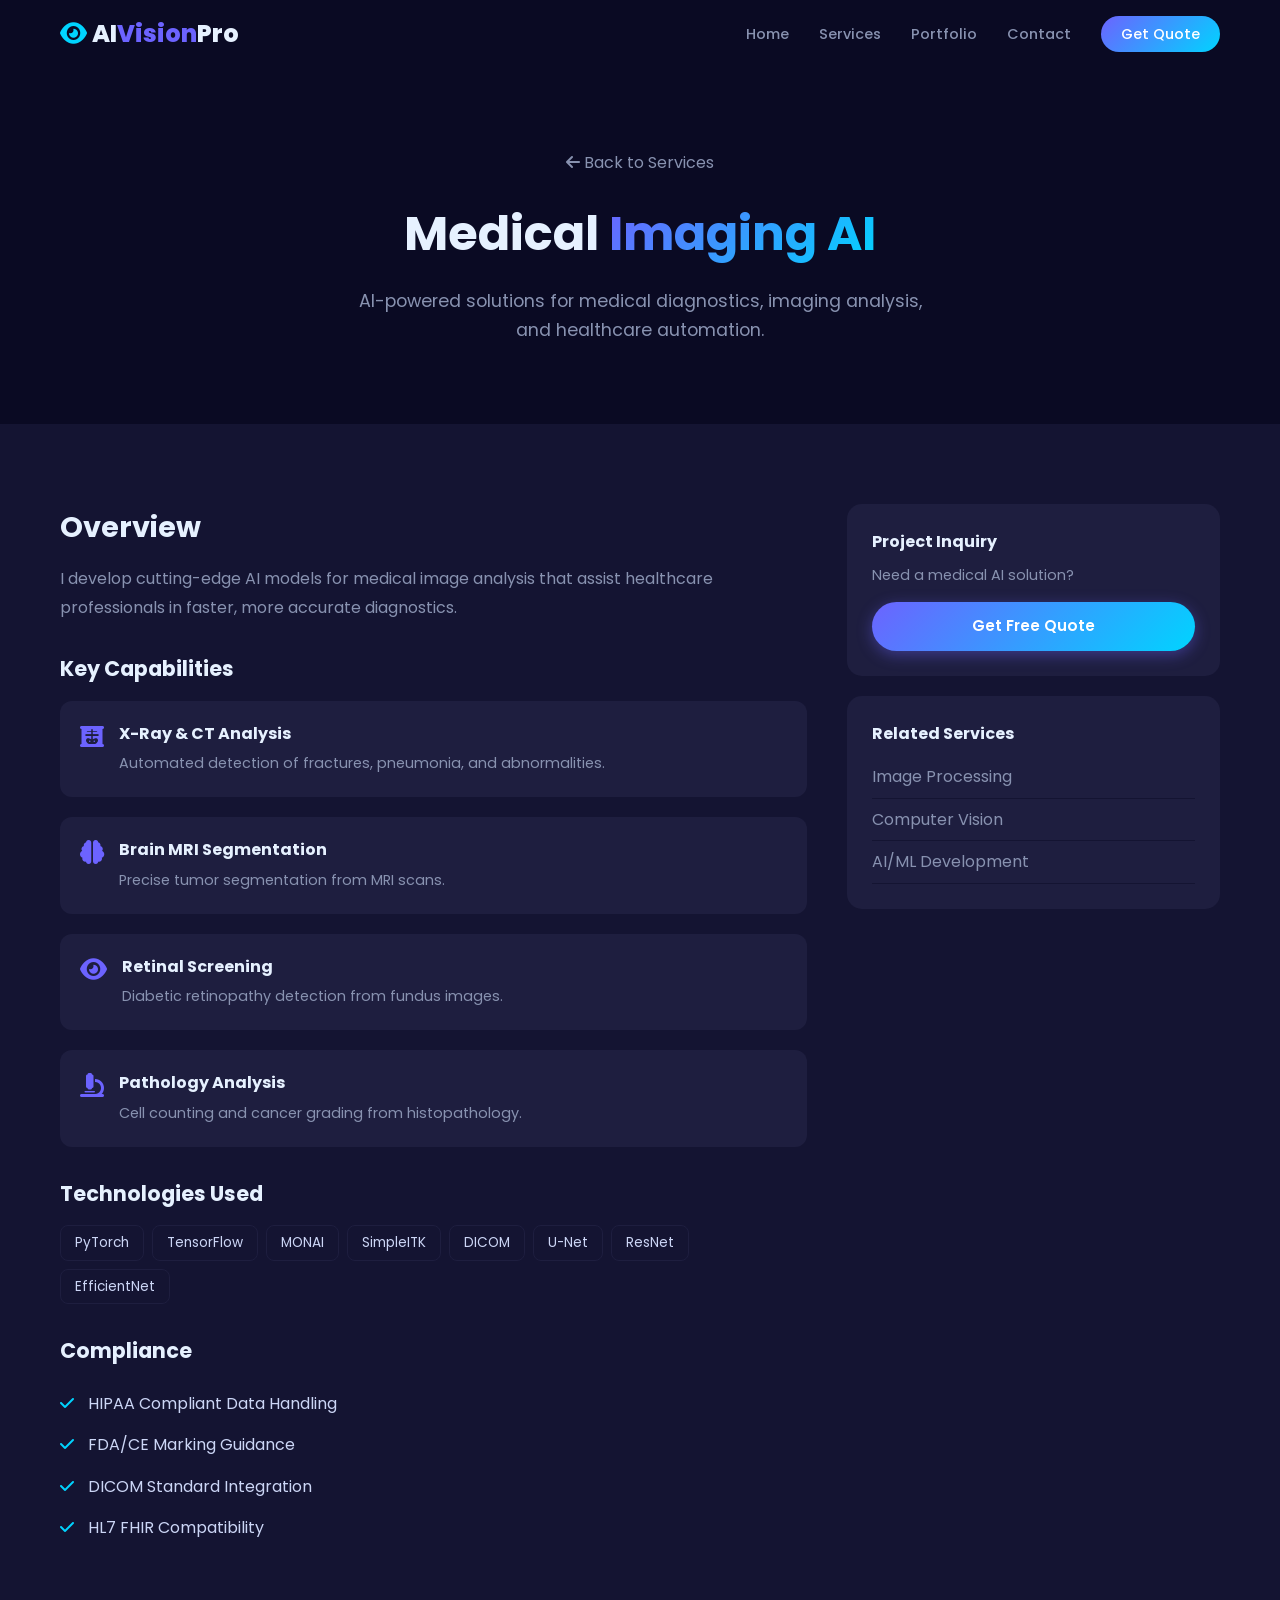
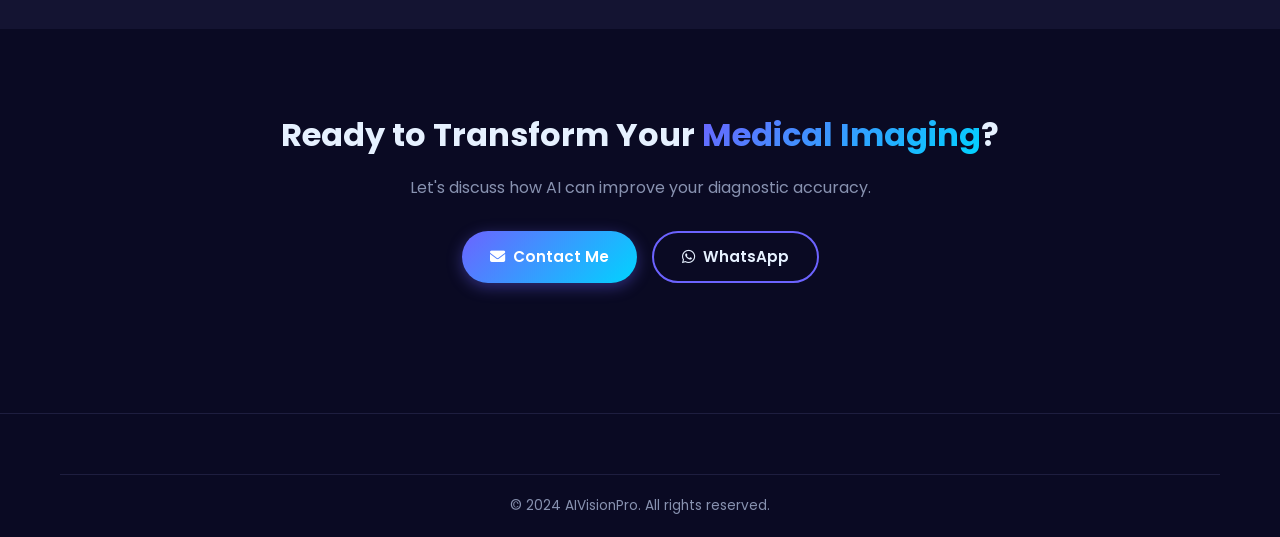
<file: service-detail.html>
<!DOCTYPE html>
<html lang="en">
<head>
    <meta charset="UTF-8">
    <meta name="viewport" content="width=device-width, initial-scale=1.0">
    <title>Medical Imaging AI | AI Vision Pro</title>
    <meta name="description" content="AI-powered medical imaging solutions including X-ray analysis and tumor detection.">
    <link rel="icon" type="image/x-icon" href="images/favicon.ico">
    <link rel="stylesheet" href="style.css">
    <link rel="stylesheet" href="https://cdnjs.cloudflare.com/ajax/libs/font-awesome/6.4.0/css/all.min.css">
    <link href="https://fonts.googleapis.com/css2?family=Poppins:wght@300;400;500;600;700;800&display=swap" rel="stylesheet">
</head>
<body>

<nav class="navbar" id="navbar">
    <div class="container">
        <a href="index.html" class="logo"><i class="fas fa-eye"></i> AI<span>Vision</span>Pro</a>
        <ul class="nav-links" id="navLinks">
            <li><a href="index.html#home">Home</a></li>
            <li><a href="index.html#services">Services</a></li>
            <li><a href="index.html#portfolio">Portfolio</a></li>
            <li><a href="index.html#contact">Contact</a></li>
            <li><a href="index.html#quote" class="btn-nav">Get Quote</a></li>
        </ul>
        <div class="hamburger" id="hamburger">
            <span></span><span></span><span></span>
        </div>
    </div>
</nav>

<section class="service-hero">
    <div class="container">
        <a href="index.html#services" class="back-link"><i class="fas fa-arrow-left"></i> Back to Services</a>
        <h1>Medical <span class="gradient-text">Imaging AI</span></h1>
        <p>AI-powered solutions for medical diagnostics, imaging analysis, and healthcare automation.</p>
    </div>
</section>

<section class="service-detail">
    <div class="container">
        <div class="detail-grid">
            <div class="detail-content">
                <h2>Overview</h2>
                <p>I develop cutting-edge AI models for medical image analysis that assist healthcare professionals in faster, more accurate diagnostics.</p>
                
                <h3>Key Capabilities</h3>
                <div class="capability-list">
                    <div class="capability">
                        <i class="fas fa-x-ray"></i>
                        <div>
                            <h4>X-Ray & CT Analysis</h4>
                            <p>Automated detection of fractures, pneumonia, and abnormalities.</p>
                        </div>
                    </div>
                    <div class="capability">
                        <i class="fas fa-brain"></i>
                        <div>
                            <h4>Brain MRI Segmentation</h4>
                            <p>Precise tumor segmentation from MRI scans.</p>
                        </div>
                    </div>
                    <div class="capability">
                        <i class="fas fa-eye"></i>
                        <div>
                            <h4>Retinal Screening</h4>
                            <p>Diabetic retinopathy detection from fundus images.</p>
                        </div>
                    </div>
                    <div class="capability">
                        <i class="fas fa-microscope"></i>
                        <div>
                            <h4>Pathology Analysis</h4>
                            <p>Cell counting and cancer grading from histopathology.</p>
                        </div>
                    </div>
                </div>

                <h3>Technologies Used</h3>
                <div class="tech-items">
                    <span>PyTorch</span><span>TensorFlow</span><span>MONAI</span>
                    <span>SimpleITK</span><span>DICOM</span><span>U-Net</span>
                    <span>ResNet</span><span>EfficientNet</span>
                </div>

                <h3>Compliance</h3>
                <ul class="compliance-list">
                    <li><i class="fas fa-check"></i> HIPAA Compliant Data Handling</li>
                    <li><i class="fas fa-check"></i> FDA/CE Marking Guidance</li>
                    <li><i class="fas fa-check"></i> DICOM Standard Integration</li>
                    <li><i class="fas fa-check"></i> HL7 FHIR Compatibility</li>
                </ul>
            </div>
            <div class="detail-sidebar">
                <div class="sidebar-card">
                    <h4>Project Inquiry</h4>
                    <p>Need a medical AI solution?</p>
                    <a href="index.html#quote" class="btn btn-primary btn-full">Get Free Quote</a>
                </div>
                <div class="sidebar-card">
                    <h4>Related Services</h4>
                    <ul>
                        <li><a href="service-detail.html">Image Processing</a></li>
                        <li><a href="service-detail.html">Computer Vision</a></li>
                        <li><a href="service-detail.html">AI/ML Development</a></li>
                    </ul>
                </div>
            </div>
        </div>
    </div>
</section>

<section class="cta-section">
    <div class="container">
        <h2>Ready to Transform Your <span class="gradient-text">Medical Imaging</span>?</h2>
        <p>Let's discuss how AI can improve your diagnostic accuracy.</p>
        <div class="hero-buttons" style="justify-content: center;">
            <a href="index.html#contact" class="btn btn-primary"><i class="fas fa-envelope"></i> Contact Me</a>
            <a href="https://wa.me/1234567890" class="btn btn-secondary"><i class="fab fa-whatsapp"></i> WhatsApp</a>
        </div>
    </div>
</section>

<footer class="footer">
    <div class="container">
        <div class="footer-bottom">
            <p>&copy; 2024 AIVisionPro. All rights reserved.</p>
        </div>
    </div>
</footer>

<script src="script.js"></script>
</body>
</html>
</file>
<file: style.css>
/* ========== GLOBAL ========== */
* { margin: 0; padding: 0; box-sizing: border-box; }

:root {
    --primary: #6c63ff;
    --primary-dark: #5a52d5;
    --secondary: #00d4ff;
    --accent: #ff6584;
    --dark: #0a0a23;
    --dark-2: #141432;
    --dark-3: #1e1e3f;
    --gray: #8892b0;
    --light: #ccd6f6;
    --white: #e6f1ff;
    --gradient: linear-gradient(135deg, #6c63ff, #00d4ff);
    --shadow: 0 10px 30px rgba(0, 0, 0, 0.3);
    --transition: all 0.3s ease;
}

html { scroll-behavior: smooth; }

body {
    font-family: 'Poppins', sans-serif;
    background-color: var(--dark);
    color: var(--light);
    line-height: 1.6;
    overflow-x: hidden;
}

.container { max-width: 1200px; margin: 0 auto; padding: 0 20px; }
a { text-decoration: none; color: inherit; }
ul { list-style: none; }

.gradient-text {
    background: var(--gradient);
    -webkit-background-clip: text;
    -webkit-text-fill-color: transparent;
    background-clip: text;
}

.btn {
    display: inline-flex;
    align-items: center;
    gap: 8px;
    padding: 12px 28px;
    border-radius: 50px;
    font-weight: 600;
    font-size: 0.95rem;
    transition: var(--transition);
    cursor: pointer;
    border: none;
}

.btn-primary {
    background: var(--gradient);
    color: white;
    box-shadow: 0 4px 15px rgba(108, 99, 255, 0.4);
}

.btn-primary:hover {
    transform: translateY(-2px);
    box-shadow: 0 6px 20px rgba(108, 99, 255, 0.6);
}

.btn-secondary {
    background: transparent;
    color: var(--white);
    border: 2px solid var(--primary);
}

.btn-secondary:hover {
    background: var(--primary);
    transform: translateY(-2px);
}

.btn-full { width: 100%; justify-content: center; }

.section-header { text-align: center; margin-bottom: 60px; }

.section-tag {
    background: var(--gradient);
    color: white;
    padding: 5px 15px;
    border-radius: 20px;
    font-size: 0.85rem;
    font-weight: 600;
    text-transform: uppercase;
    letter-spacing: 1px;
}

.section-header h2 {
    font-size: 2.5rem;
    margin-top: 15px;
    color: var(--white);
}

.section-header p {
    color: var(--gray);
    max-width: 600px;
    margin: 10px auto 0;
}

/* ========== NAVBAR ========== */
.navbar {
    position: fixed;
    top: 0;
    width: 100%;
    z-index: 1000;
    padding: 15px 0;
    transition: var(--transition);
}

.navbar.scrolled {
    background: rgba(10, 10, 35, 0.95);
    backdrop-filter: blur(10px);
    padding: 10px 0;
    box-shadow: 0 2px 20px rgba(0, 0, 0, 0.3);
}

.navbar .container {
    display: flex;
    justify-content: space-between;
    align-items: center;
}

.logo {
    font-size: 1.5rem;
    font-weight: 800;
    color: var(--white);
}

.logo span { color: var(--primary); }
.logo i { color: var(--secondary); }

.nav-links {
    display: flex;
    align-items: center;
    gap: 30px;
}

.nav-links a {
    color: var(--gray);
    font-weight: 500;
    font-size: 0.9rem;
    transition: var(--transition);
}

.nav-links a:hover { color: var(--white); }

.btn-nav {
    background: var(--gradient) !important;
    color: white !important;
    padding: 8px 20px;
    border-radius: 50px;
}

.hamburger {
    display: none;
    flex-direction: column;
    gap: 5px;
    cursor: pointer;
}

.hamburger span {
    width: 25px;
    height: 3px;
    background: var(--white);
    transition: var(--transition);
}

/* ========== HERO ========== */
.hero {
    min-height: 100vh;
    display: flex;
    align-items: center;
    position: relative;
    background: var(--dark);
    overflow: hidden;
    padding-top: 80px;
}

.hero::before {
    content: '';
    position: absolute;
    top: -50%;
    right: -20%;
    width: 600px;
    height: 600px;
    background: radial-gradient(circle, rgba(108, 99, 255, 0.15), transparent);
    border-radius: 50%;
}

.hero::after {
    content: '';
    position: absolute;
    bottom: -30%;
    left: -10%;
    width: 400px;
    height: 400px;
    background: radial-gradient(circle, rgba(0, 212, 255, 0.1), transparent);
    border-radius: 50%;
}

.hero-content {
    position: relative;
    z-index: 2;
    max-width: 800px;
}

.hero-badge {
    display: inline-block;
    background: var(--dark-3);
    border: 1px solid var(--primary);
    padding: 8px 20px;
    border-radius: 50px;
    font-size: 0.9rem;
    margin-bottom: 20px;
}

.hero h1 {
    font-size: 3.5rem;
    font-weight: 800;
    line-height: 1.2;
    margin-bottom: 20px;
    color: var(--white);
}

.hero p {
    font-size: 1.1rem;
    color: var(--gray);
    margin-bottom: 30px;
    max-width: 600px;
}

.hero-buttons {
    display: flex;
    gap: 15px;
    margin-bottom: 50px;
}

.hero-stats {
    display: flex;
    gap: 40px;
}

.stat { text-align: center; }

.stat h3 {
    font-size: 2rem;
    font-weight: 800;
    background: var(--gradient);
    -webkit-background-clip: text;
    -webkit-text-fill-color: transparent;
}

.stat p {
    font-size: 0.85rem;
    color: var(--gray);
}

/* ========== ABOUT ========== */
.about { padding: 100px 0; background: var(--dark-2); }

.about-grid {
    display: grid;
    grid-template-columns: 1fr 1.5fr;
    gap: 60px;
    align-items: center;
}

.image-placeholder {
    width: 300px;
    height: 350px;
    background: var(--dark-3);
    border: 2px dashed var(--primary);
    border-radius: 20px;
    display: flex;
    flex-direction: column;
    align-items: center;
    justify-content: center;
    color: var(--gray);
}

.image-placeholder i {
    font-size: 4rem;
    margin-bottom: 10px;
    color: var(--primary);
}

.about-content h3 {
    font-size: 1.8rem;
    margin-bottom: 15px;
    color: var(--white);
}

.about-content p {
    color: var(--gray);
    margin-bottom: 15px;
}

.about-highlights {
    display: grid;
    grid-template-columns: 1fr 1fr;
    gap: 12px;
    margin: 25px 0;
}

.highlight {
    display: flex;
    align-items: center;
    gap: 10px;
}

.highlight i { color: var(--secondary); }

/* ========== SERVICES ========== */
.services { padding: 100px 0; background: var(--dark); }

.services-grid {
    display: grid;
    grid-template-columns: repeat(auto-fit, minmax(280px, 1fr));
    gap: 30px;
}

.service-card {
    background: var(--dark-2);
    border: 1px solid var(--dark-3);
    border-radius: 20px;
    padding: 35px;
    transition: var(--transition);
}

.service-card:hover {
    transform: translateY(-5px);
    border-color: var(--primary);
    box-shadow: 0 10px 30px rgba(108, 99, 255, 0.15);
}

.service-icon {
    width: 60px;
    height: 60px;
    background: var(--gradient);
    border-radius: 15px;
    display: flex;
    align-items: center;
    justify-content: center;
    font-size: 1.5rem;
    color: white;
    margin-bottom: 20px;
}

.service-card h3 {
    font-size: 1.3rem;
    margin-bottom: 10px;
    color: var(--white);
}

.service-card > p {
    color: var(--gray);
    font-size: 0.9rem;
    margin-bottom: 15px;
}

.service-card ul li {
    padding: 5px 0;
    color: var(--gray);
    font-size: 0.85rem;
}

.service-card ul li::before {
    content: '✦ ';
    color: var(--secondary);
}

/* ========== INDUSTRIES ========== */
.industries { padding: 100px 0; background: var(--dark-2); }

.industries-grid {
    display: grid;
    grid-template-columns: repeat(auto-fit, minmax(200px, 1fr));
    gap: 20px;
}

.industry-card {
    background: var(--dark-3);
    border: 1px solid transparent;
    border-radius: 15px;
    padding: 30px;
    text-align: center;
    transition: var(--transition);
}

.industry-card:hover {
    border-color: var(--primary);
    transform: translateY(-3px);
}

.industry-card i {
    font-size: 2.5rem;
    background: var(--gradient);
    -webkit-background-clip: text;
    -webkit-text-fill-color: transparent;
    margin-bottom: 15px;
}

.industry-card h4 {
    color: var(--white);
    margin-bottom: 8px;
    font-size: 1rem;
}

.industry-card p {
    color: var(--gray);
    font-size: 0.8rem;
}

/* ========== PORTFOLIO ========== */
.portfolio { padding: 100px 0; background: var(--dark); }

.portfolio-filters {
    display: flex;
    justify-content: center;
    gap: 10px;
    margin-bottom: 40px;
    flex-wrap: wrap;
}

.filter-btn {
    background: var(--dark-3);
    color: var(--gray);
    border: 1px solid var(--dark-3);
    padding: 8px 20px;
    border-radius: 50px;
    cursor: pointer;
    transition: var(--transition);
    font-family: 'Poppins', sans-serif;
}

.filter-btn.active, .filter-btn:hover {
    background: var(--primary);
    color: white;
    border-color: var(--primary);
}

.portfolio-grid {
    display: grid;
    grid-template-columns: repeat(auto-fit, minmax(350px, 1fr));
    gap: 30px;
}

.portfolio-card {
    background: var(--dark-2);
    border: 1px solid var(--dark-3);
    border-radius: 20px;
    overflow: hidden;
    transition: var(--transition);
}

.portfolio-card:hover {
    transform: translateY(-5px);
    border-color: var(--primary);
}

.portfolio-image {
    height: 200px;
    background: var(--dark-3);
    display: flex;
    align-items: center;
    justify-content: center;
    font-size: 4rem;
    color: var(--primary);
}

.portfolio-info { padding: 25px; }

.portfolio-info h4 {
    color: var(--white);
    margin-bottom: 10px;
}

.portfolio-info p {
    color: var(--gray);
    font-size: 0.9rem;
    margin-bottom: 15px;
}

.portfolio-tags {
    display: flex;
    gap: 8px;
    flex-wrap: wrap;
}

.portfolio-tags span {
    background: var(--dark-3);
    color: var(--secondary);
    padding: 4px 12px;
    border-radius: 20px;
    font-size: 0.75rem;
}

/* ========== TECHNOLOGIES ========== */
.technologies { padding: 100px 0; background: var(--dark-2); }

.tech-categories {
    display: grid;
    grid-template-columns: repeat(auto-fit, minmax(280px, 1fr));
    gap: 25px;
}

.tech-category {
    background: var(--dark-3);
    border-radius: 15px;
    padding: 25px;
}

.tech-category h4 {
    color: var(--white);
    margin-bottom: 15px;
    display: flex;
    align-items: center;
    gap: 8px;
}

.tech-category h4 i { color: var(--primary); }

.tech-items {
    display: flex;
    flex-wrap: wrap;
    gap: 8px;
}

.tech-items span {
    background: var(--dark-2);
    color: var(--light);
    padding: 6px 14px;
    border-radius: 8px;
    font-size: 0.85rem;
    border: 1px solid var(--dark-3);
    transition: var(--transition);
}

.tech-items span:hover {
    border-color: var(--primary);
    color: var(--secondary);
}

/* ========== PROCESS ========== */
.process { padding: 100px 0; background: var(--dark); }

.process-steps {
    display: flex;
    align-items: center;
    justify-content: center;
    gap: 20px;
    flex-wrap: wrap;
}

.step {
    background: var(--dark-2);
    border: 1px solid var(--dark-3);
    border-radius: 20px;
    padding: 35px;
    text-align: center;
    max-width: 250px;
    transition: var(--transition);
}

.step:hover {
    border-color: var(--primary);
    transform: translateY(-5px);
}

.step-number {
    font-size: 2.5rem;
    font-weight: 800;
    background: var(--gradient);
    -webkit-background-clip: text;
    -webkit-text-fill-color: transparent;
    margin-bottom: 15px;
}

.step h4 {
    color: var(--white);
    margin-bottom: 10px;
}

.step p {
    color: var(--gray);
    font-size: 0.85rem;
}

.step-arrow {
    color: var(--primary);
    font-size: 1.5rem;
}

/* ========== CLIENTS ========== */
.clients { padding: 60px 0; background: var(--dark); overflow: hidden; }

.clients-marquee {
    overflow: hidden;
    padding: 20px 0;
}

.marquee-track {
    display: flex;
    gap: 60px;
    animation: marquee 25s linear infinite;
    width: max-content;
}

.marquee-track:hover { animation-play-state: paused; }

.client-logo {
    display: flex;
    flex-direction: column;
    align-items: center;
    gap: 10px;
    min-width: 120px;
    opacity: 0.5;
    transition: var(--transition);
}

.client-logo:hover { opacity: 1; }

.client-logo i {
    font-size: 2.5rem;
    color: var(--gray);
    transition: var(--transition);
}

.client-logo:hover i { color: var(--primary); }

.client-logo span {
    font-size: 0.8rem;
    color: var(--gray);
    font-weight: 500;
    white-space: nowrap;
}

@keyframes marquee {
    0% { transform: translateX(0); }
    100% { transform: translateX(-50%); }
}

/* ========== TESTIMONIALS ========== */
.testimonials { padding: 100px 0; background: var(--dark-2); }

.testimonials-grid {
    display: grid;
    grid-template-columns: repeat(auto-fit, minmax(300px, 1fr));
    gap: 30px;
}

.testimonial-card {
    background: var(--dark-3);
    border-radius: 20px;
    padding: 35px;
    border: 1px solid transparent;
    transition: var(--transition);
}

.testimonial-card:hover { border-color: var(--primary); }

.stars {
    color: #ffc107;
    font-size: 1.2rem;
    margin-bottom: 15px;
}

.testimonial-card > p {
    color: var(--gray);
    font-style: italic;
    margin-bottom: 20px;
}

.client {
    display: flex;
    align-items: center;
    gap: 12px;
}

.client-avatar {
    width: 45px;
    height: 45px;
    background: var(--gradient);
    border-radius: 50%;
    display: flex;
    align-items: center;
    justify-content: center;
    color: white;
}

.client h5 { color: var(--white); }
.client span { color: var(--gray); font-size: 0.8rem; }

/* ========== PRICING ========== */
.pricing { padding: 100px 0; background: var(--dark); }

.pricing-grid {
    display: grid;
    grid-template-columns: repeat(auto-fit, minmax(280px, 1fr));
    gap: 30px;
    align-items: center;
}

.pricing-card {
    background: var(--dark-2);
    border: 1px solid var(--dark-3);
    border-radius: 20px;
    padding: 40px;
    text-align: center;
    position: relative;
    transition: var(--transition);
}

.pricing-card.featured {
    border-color: var(--primary);
    transform: scale(1.05);
}

.popular-badge {
    position: absolute;
    top: -12px;
    left: 50%;
    transform: translateX(-50%);
    background: var(--gradient);
    color: white;
    padding: 5px 20px;
    border-radius: 20px;
    font-size: 0.8rem;
    font-weight: 600;
}

.pricing-card h4 {
    color: var(--white);
    font-size: 1.3rem;
    margin-bottom: 10px;
}

.price {
    font-size: 2.5rem;
    font-weight: 800;
    background: var(--gradient);
    -webkit-background-clip: text;
    -webkit-text-fill-color: transparent;
    margin-bottom: 5px;
}

.pricing-card > p {
    color: var(--gray);
    margin-bottom: 25px;
}

.pricing-card ul {
    text-align: left;
    margin-bottom: 30px;
}

.pricing-card ul li {
    padding: 8px 0;
    color: var(--light);
    font-size: 0.9rem;
}

.pricing-card ul li i {
    color: var(--secondary);
    margin-right: 8px;
}

/* ========== FAQ ========== */
.faq { padding: 100px 0; background: var(--dark); }

.faq-grid {
    max-width: 800px;
    margin: 0 auto;
    display: flex;
    flex-direction: column;
    gap: 15px;
}

.faq-item {
    background: var(--dark-2);
    border: 1px solid var(--dark-3);
    border-radius: 15px;
    overflow: hidden;
    transition: var(--transition);
}

.faq-item.active { border-color: var(--primary); }

.faq-question {
    display: flex;
    justify-content: space-between;
    align-items: center;
    padding: 20px 25px;
    cursor: pointer;
    transition: var(--transition);
}

.faq-question:hover { background: var(--dark-3); }

.faq-question h4 {
    color: var(--white);
    font-size: 1rem;
    font-weight: 500;
}

.faq-question i {
    color: var(--primary);
    transition: var(--transition);
    font-size: 0.9rem;
}

.faq-item.active .faq-question i { transform: rotate(180deg); }

.faq-answer {
    max-height: 0;
    overflow: hidden;
    transition: max-height 0.4s ease, padding 0.4s ease;
}

.faq-item.active .faq-answer {
    max-height: 300px;
    padding: 0 25px 20px;
}

.faq-answer p {
    color: var(--gray);
    font-size: 0.9rem;
    line-height: 1.7;
}

/* ========== BLOG ========== */
.blog { padding: 100px 0; background: var(--dark-2); }

.blog-grid {
    display: grid;
    grid-template-columns: repeat(auto-fit, minmax(320px, 1fr));
    gap: 30px;
}

.blog-card {
    background: var(--dark-3);
    border-radius: 20px;
    overflow: hidden;
    border: 1px solid transparent;
    transition: var(--transition);
}

.blog-card:hover {
    border-color: var(--primary);
    transform: translateY(-5px);
}

.blog-image {
    height: 200px;
    background: var(--dark-2);
    display: flex;
    align-items: center;
    justify-content: center;
    font-size: 4rem;
    color: var(--primary);
    position: relative;
}

.blog-category {
    position: absolute;
    top: 15px;
    left: 15px;
    background: var(--gradient);
    color: white;
    padding: 4px 12px;
    border-radius: 20px;
    font-size: 0.75rem;
    font-weight: 600;
}

.blog-content { padding: 25px; }

.blog-meta {
    display: flex;
    gap: 15px;
    margin-bottom: 12px;
}

.blog-meta span {
    color: var(--gray);
    font-size: 0.8rem;
}

.blog-meta i {
    margin-right: 5px;
    color: var(--primary);
}

.blog-content h3 {
    color: var(--white);
    font-size: 1.1rem;
    margin-bottom: 10px;
    line-height: 1.4;
}

.blog-content p {
    color: var(--gray);
    font-size: 0.85rem;
    margin-bottom: 15px;
}

.blog-link {
    color: var(--secondary);
    font-weight: 600;
    font-size: 0.9rem;
    transition: var(--transition);
}

.blog-link:hover { color: var(--primary); }

.blog-link i {
    margin-left: 5px;
    transition: var(--transition);
}

.blog-link:hover i { transform: translateX(5px); }

/* ========== CONTACT ========== */
.contact { padding: 100px 0; background: var(--dark-2); }

.contact-grid {
    display: grid;
    grid-template-columns: 1fr 1.5fr;
    gap: 60px;
}

.contact-info h3 {
    color: var(--white);
    font-size: 1.5rem;
    margin-bottom: 10px;
}

.contact-info > p {
    color: var(--gray);
    margin-bottom: 30px;
}

.contact-details {
    display: flex;
    flex-direction: column;
    gap: 20px;
    margin-bottom: 30px;
}

.contact-item {
    display: flex;
    align-items: center;
    gap: 15px;
}

.contact-item i {
    width: 45px;
    height: 45px;
    background: var(--dark-3);
    border-radius: 10px;
    display: flex;
    align-items: center;
    justify-content: center;
    color: var(--primary);
    font-size: 1.1rem;
}

.contact-item h5 {
    color: var(--white);
    font-size: 0.9rem;
}

.contact-item p {
    color: var(--gray);
    font-size: 0.85rem;
}

.social-links {
    display: flex;
    gap: 12px;
}

.social-links a {
    width: 42px;
    height: 42px;
    background: var(--dark-3);
    border-radius: 10px;
    display: flex;
    align-items: center;
    justify-content: center;
    color: var(--gray);
    font-size: 1.1rem;
    transition: var(--transition);
}

.social-links a:hover {
    background: var(--primary);
    color: white;
    transform: translateY(-3px);
}

.contact-form {
    background: var(--dark-3);
    border-radius: 20px;
    padding: 40px;
}

.contact-form h3 {
    color: var(--white);
    margin-bottom: 25px;
}

.form-row {
    display: grid;
    grid-template-columns: 1fr 1fr;
    gap: 15px;
}

.form-group { margin-bottom: 18px; }

.form-group label {
    display: block;
    color: var(--light);
    font-size: 0.85rem;
    font-weight: 500;
    margin-bottom: 6px;
}

.form-group input,
.form-group select,
.form-group textarea {
    width: 100%;
    padding: 12px 15px;
    background: var(--dark-2);
    border: 1px solid var(--dark-3);
    border-radius: 10px;
    color: var(--white);
    font-family: 'Poppins', sans-serif;
    font-size: 0.9rem;
    transition: var(--transition);
}

.form-group input:focus,
.form-group select:focus,
.form-group textarea:focus {
    outline: none;
    border-color: var(--primary);
}

.form-group textarea { resize: vertical; }

/* ========== FOOTER ========== */
.footer {
    padding: 60px 0 20px;
    background: var(--dark);
    border-top: 1px solid var(--dark-3);
}

.footer-grid {
    display: grid;
    grid-template-columns: 2fr 1fr 1fr 1fr;
    gap: 40px;
    margin-bottom: 40px;
}

.footer-col h3 {
    color: var(--white);
    margin-bottom: 15px;
}

.footer-col h3 span { color: var(--primary); }

.footer-col h4 {
    color: var(--white);
    margin-bottom: 15px;
}

.footer-col p {
    color: var(--gray);
    font-size: 0.9rem;
}

.footer-col ul li { margin-bottom: 8px; }

.footer-col ul li a {
    color: var(--gray);
    font-size: 0.9rem;
    transition: var(--transition);
}

.footer-col ul li a:hover { color: var(--primary); }

.footer-bottom {
    text-align: center;
    padding-top: 20px;
    border-top: 1px solid var(--dark-3);
    color: var(--gray);
    font-size: 0.85rem;
}

/* ========== BACK TO TOP ========== */
.back-to-top {
    position: fixed;
    bottom: 30px;
    right: 30px;
    width: 45px;
    height: 45px;
    background: var(--gradient);
    color: white;
    border-radius: 50%;
    display: flex;
    align-items: center;
    justify-content: center;
    font-size: 1.1rem;
    opacity: 0;
    visibility: hidden;
    transition: var(--transition);
    z-index: 999;
}

.back-to-top.visible {
    opacity: 1;
    visibility: visible;
}

.back-to-top:hover { transform: translateY(-3px); }

/* ========== WHATSAPP WIDGET ========== */
.whatsapp-widget {
    position: fixed;
    bottom: 90px;
    right: 30px;
    width: 60px;
    height: 60px;
    background: #25D366;
    border-radius: 50%;
    display: flex;
    align-items: center;
    justify-content: center;
    color: white;
    font-size: 2rem;
    z-index: 999;
    box-shadow: 0 4px 15px rgba(37, 211, 102, 0.4);
    transition: var(--transition);
}

.whatsapp-widget:hover {
    transform: scale(1.1);
    box-shadow: 0 6px 25px rgba(37, 211, 102, 0.6);
}

.whatsapp-tooltip {
    position: absolute;
    right: 70px;
    background: white;
    color: #333;
    padding: 8px 15px;
    border-radius: 8px;
    font-size: 0.85rem;
    font-weight: 500;
    white-space: nowrap;
    opacity: 0;
    visibility: hidden;
    transition: var(--transition);
    box-shadow: 0 2px 10px rgba(0,0,0,0.1);
}

.whatsapp-tooltip::after {
    content: '';
    position: absolute;
    right: -6px;
    top: 50%;
    transform: translateY(-50%);
    border: 6px solid transparent;
    border-left-color: white;
}

.whatsapp-widget:hover .whatsapp-tooltip {
    opacity: 1;
    visibility: visible;
}

.whatsapp-pulse {
    position: absolute;
    width: 100%;
    height: 100%;
    border-radius: 50%;
    background: #25D366;
    animation: whatsappPulse 2s infinite;
    z-index: -1;
}

@keyframes whatsappPulse {
    0% { transform: scale(1); opacity: 0.5; }
    100% { transform: scale(1.5); opacity: 0; }
}

/* ========== NOTIFICATION ========== */
.notification {
    position: fixed;
    top: 20px;
    right: 20px;
    background: var(--dark-2);
    border: 1px solid var(--dark-3);
    border-radius: 12px;
    padding: 15px 20px;
    display: flex;
    align-items: center;
    gap: 15px;
    z-index: 10000;
    max-width: 400px;
    transform: translateX(120%);
    transition: transform 0.4s ease;
    box-shadow: 0 10px 30px rgba(0,0,0,0.3);
}

.notification.show { transform: translateX(0); }
.notification-success { border-left: 4px solid #00c853; }
.notification-error { border-left: 4px solid #ff5252; }

.notification p {
    color: var(--white);
    font-size: 0.9rem;
    flex: 1;
}

.notification button {
    background: none;
    border: none;
    color: var(--gray);
    cursor: pointer;
    font-size: 1rem;
}

/* ========== SERVICE DETAIL PAGE ========== */
.service-hero {
    padding: 150px 0 80px;
    background: var(--dark);
    text-align: center;
}

.back-link {
    display: inline-block;
    color: var(--gray);
    margin-bottom: 20px;
    transition: var(--transition);
}

.back-link:hover { color: var(--primary); }

.service-hero h1 {
    font-size: 3rem;
    color: var(--white);
    margin-bottom: 15px;
}

.service-hero p {
    color: var(--gray);
    max-width: 600px;
    margin: 0 auto;
    font-size: 1.1rem;
}

.service-detail {
    padding: 80px 0;
    background: var(--dark-2);
}

.detail-grid {
    display: grid;
    grid-template-columns: 2fr 1fr;
    gap: 40px;
}

.detail-content h2 {
    color: var(--white);
    font-size: 1.8rem;
    margin-bottom: 15px;
}

.detail-content h3 {
    color: var(--white);
    font-size: 1.3rem;
    margin: 30px 0 15px;
}

.detail-content p {
    color: var(--gray);
    line-height: 1.8;
}

.capability-list {
    display: flex;
    flex-direction: column;
    gap: 20px;
}

.capability {
    display: flex;
    gap: 15px;
    background: var(--dark-3);
    padding: 20px;
    border-radius: 12px;
}

.capability i {
    font-size: 1.5rem;
    color: var(--primary);
    margin-top: 3px;
}

.capability h4 {
    color: var(--white);
    margin-bottom: 5px;
}

.capability p { font-size: 0.9rem; }

.compliance-list li {
    padding: 8px 0;
    color: var(--light);
}

.compliance-list li i {
    color: var(--secondary);
    margin-right: 10px;
}

.sidebar-card {
    background: var(--dark-3);
    border-radius: 15px;
    padding: 25px;
    margin-bottom: 20px;
}

.sidebar-card h4 {
    color: var(--white);
    margin-bottom: 10px;
}

.sidebar-card p {
    color: var(--gray);
    margin-bottom: 15px;
    font-size: 0.9rem;
}

.sidebar-card ul li {
    padding: 8px 0;
    border-bottom: 1px solid var(--dark-2);
}

.sidebar-card ul li a {
    color: var(--gray);
    transition: var(--transition);
}

.sidebar-card ul li a:hover { color: var(--primary); }

.cta-section {
    padding: 80px 0;
    background: var(--dark);
    text-align: center;
}

.cta-section h2 {
    font-size: 2rem;
    color: var(--white);
    margin-bottom: 15px;
}

.cta-section p {
    color: var(--gray);
    margin-bottom: 30px;
}

/* ========== RESPONSIVE ========== */
@media (max-width: 768px) {
    .nav-links {
        position: fixed;
        top: 0;
        right: -100%;
        width: 70%;
        height: 100vh;
        background: var(--dark-2);
        flex-direction: column;
        padding: 80px 30px;
        transition: var(--transition);
    }
    
    .nav-links.active { right: 0; }
    .hamburger { display: flex; }
    .hero h1 { font-size: 2rem; }
    .hero-stats { flex-wrap: wrap; gap: 20px; }
    .hero-buttons { flex-direction: column; }
    .about-grid { grid-template-columns: 1fr; text-align: center; }
    .about-image { display: flex; justify-content: center; }
    .about-highlights { grid-template-columns: 1fr; }
    .contact-grid { grid-template-columns: 1fr; }
    .form-row { grid-template-columns: 1fr; }
    .footer-grid { grid-template-columns: 1fr 1fr; }
    .process-steps { flex-direction: column; }
    .step-arrow { transform: rotate(90deg); }
    .pricing-card.featured { transform: scale(1); }
    .portfolio-grid { grid-template-columns: 1fr; }
    .detail-grid { grid-template-columns: 1fr; }
}

@media (max-width: 480px) {
    .hero h1 { font-size: 1.7rem; }
    .section-header h2 { font-size: 1.8rem; }
    .footer-grid { grid-template-columns: 1fr; }
}
</file>
